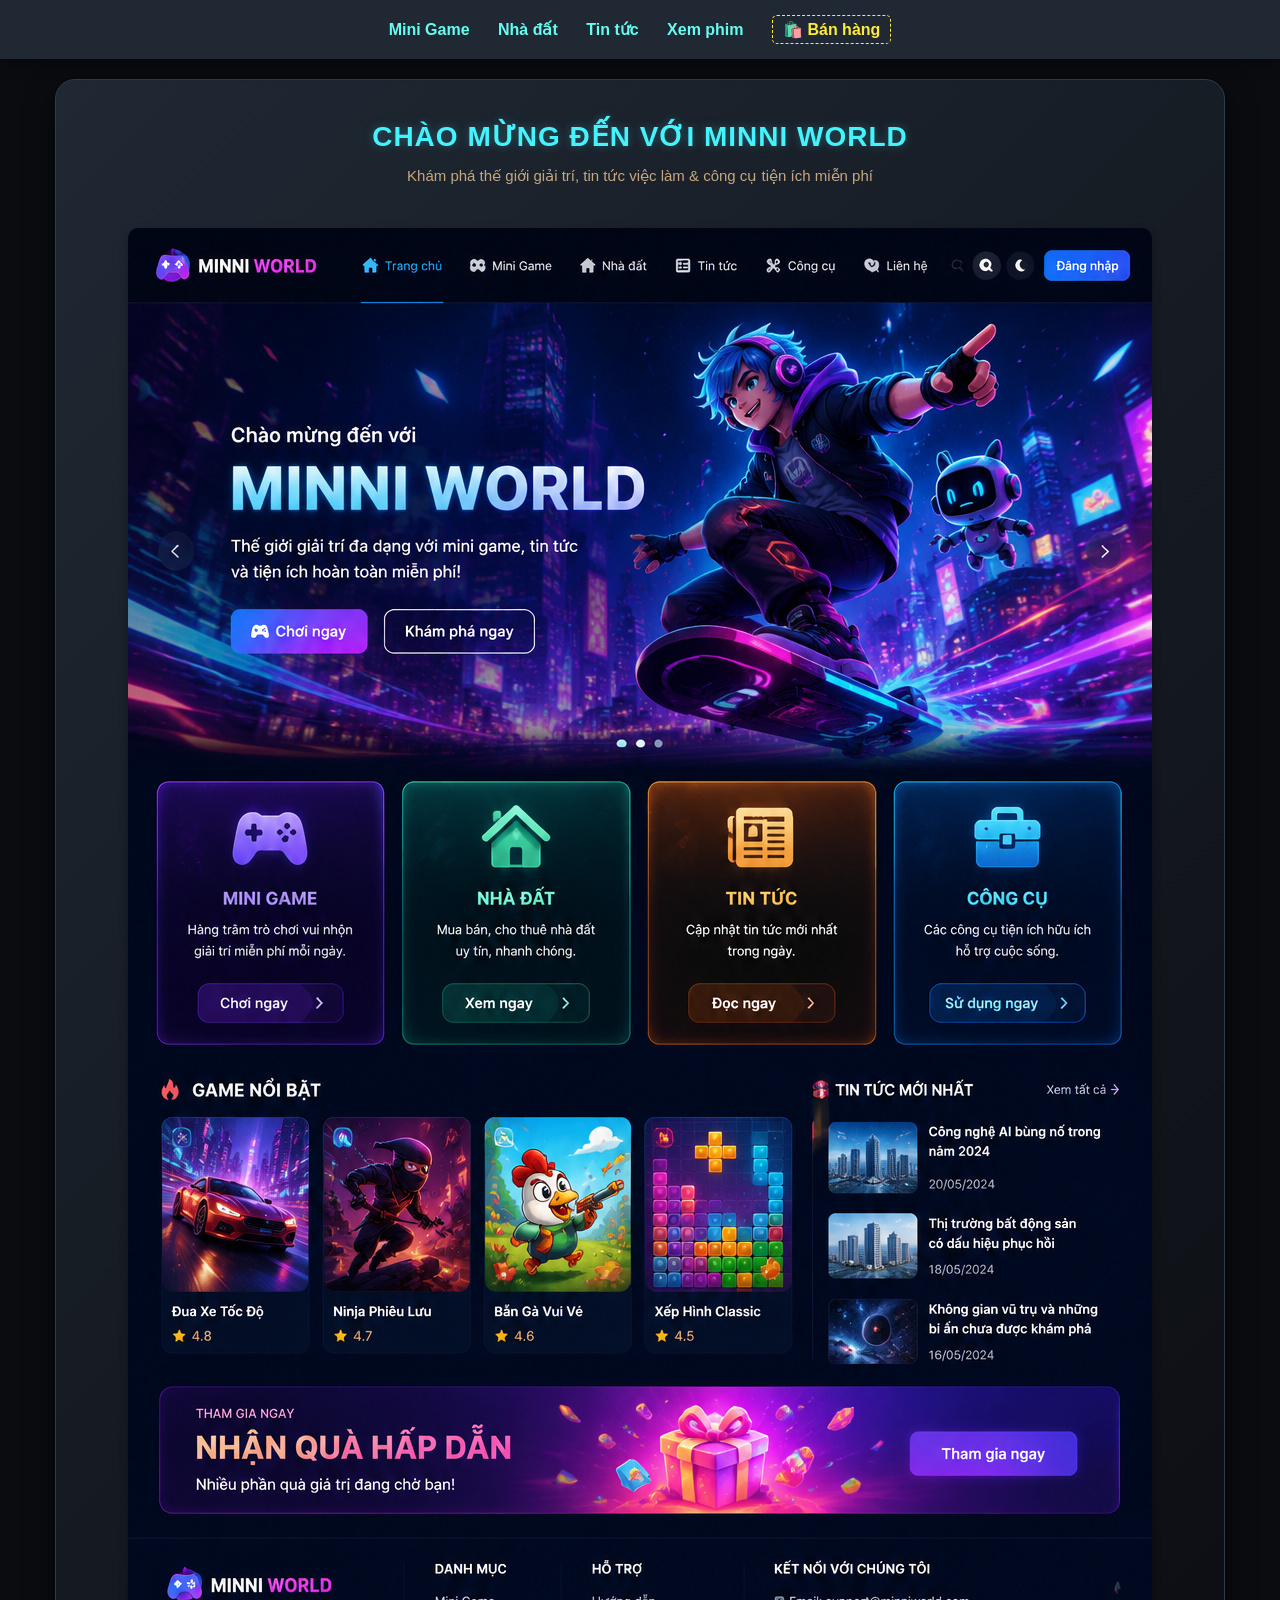
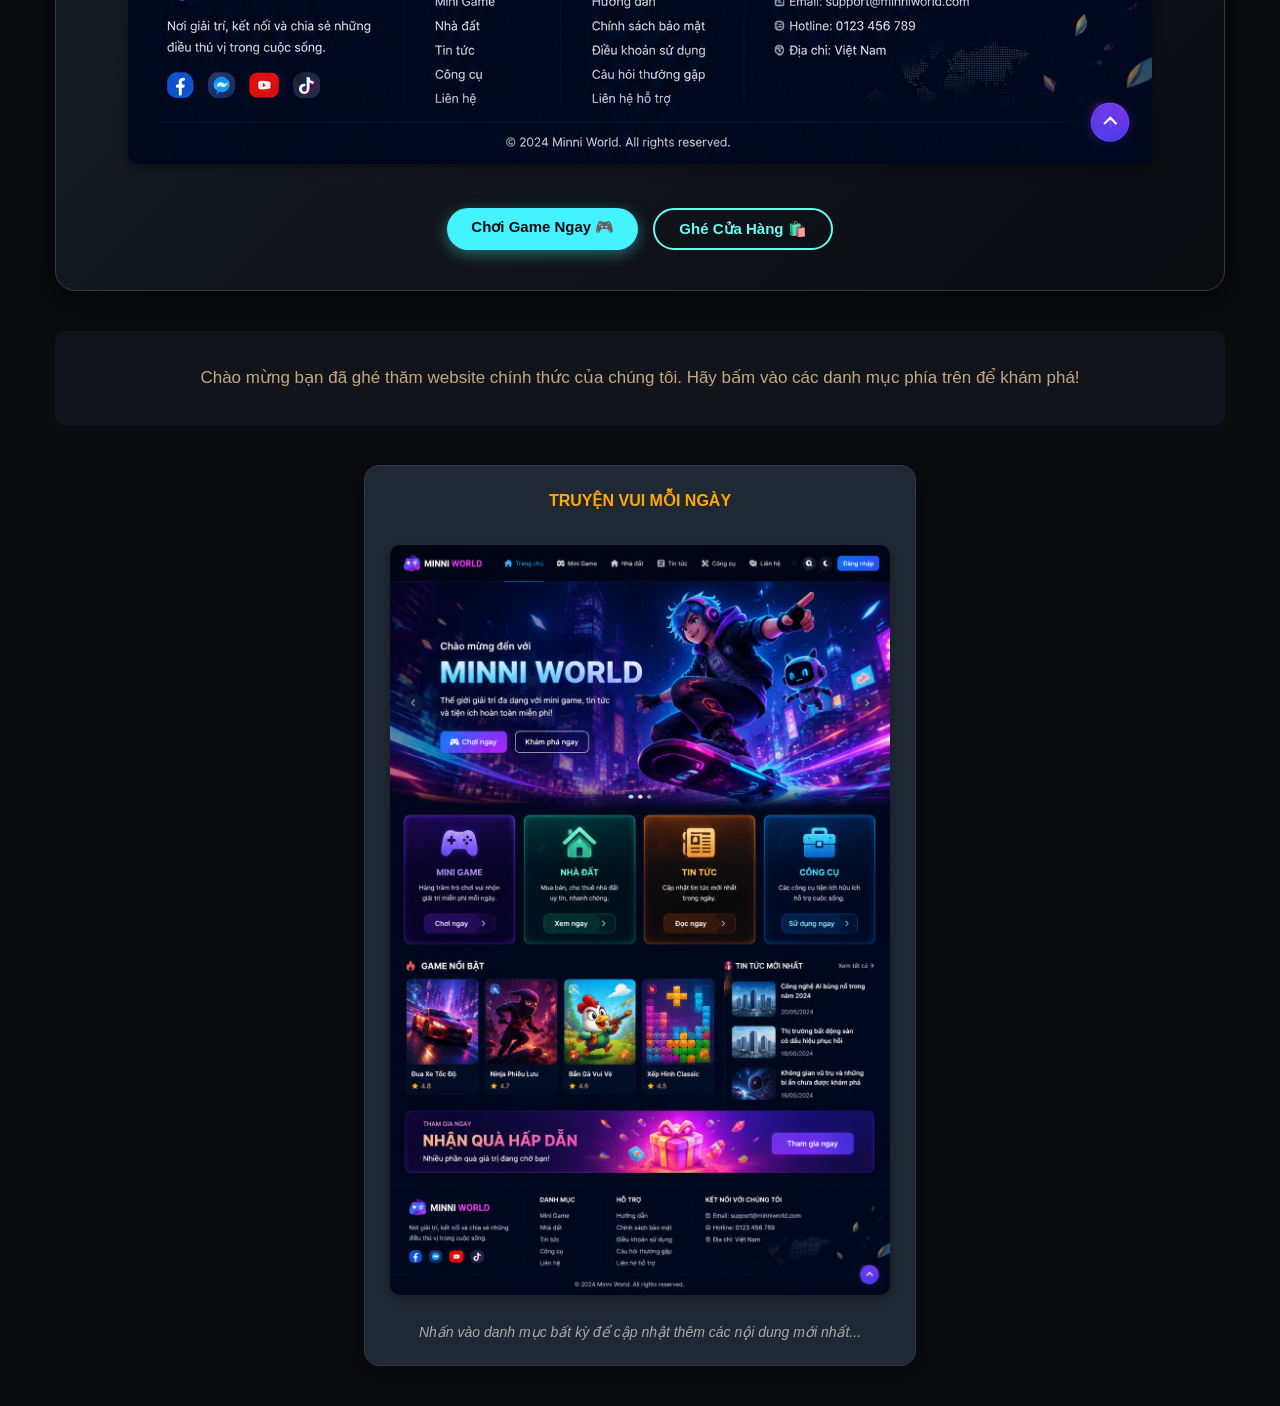
<file: index.html>
<!DOCTYPE html>
<html lang="vi">
<head>
    <meta charset="UTF-8">
    <meta name="viewport" content="width=device-width, initial-scale=1.0, maximum-scale=1.0, user-scalable=no">
    <title>WINNI WORLD - Trang Chủ</title>
    <style>
        body {
            margin: 0; padding: 0; background-color: #0b0c10; color: #eee;
            font-family: 'Segoe UI', Arial, sans-serif;
        }
        nav {
            background-color: #1f2833;
            padding: 15px 10px;
            text-align: center;
            box-shadow: 0 4px 15px rgba(0,0,0,0.4);
            position: sticky;
            top: 0;
            z-index: 1000;
        }
        nav a {
            color: #66fcf1;
            text-decoration: none;
            margin: 0 12px;
            font-weight: bold;
            font-size: 16px;
            transition: all 0.3s ease;
            display: inline-block;
            padding: 5px 0;
        }
        nav a:hover {
            color: #45f3ff;
            transform: translateY(-2px);
        }
        nav a.shop-btn {
            color: #ffeb3b;
            border: 1px dashed #ffeb3b;
            padding: 4px 10px;
            border-radius: 5px;
            animation: pulse 2s infinite;
        }
        @keyframes pulse {
            0% { opacity: 1; }
            50% { opacity: 0.7; }
            100% { opacity: 1; }
        }
        .container { max-width: 1200px; margin: 20px auto; padding: 0 15px; box-sizing: border-box; text-align: center; }
        .banner-card {
            background: linear-gradient(135deg, #1f2833 0%, #0b0c10 100%);
            border: 1px solid #2f3b4c;
            border-radius: 20px;
            overflow: hidden;
            box-shadow: 0 12px 30px rgba(0,0,0,0.6);
            padding: 40px 20px;
            text-align: center;
            margin-bottom: 40px;
        }
        .banner-card h1 {
            font-size: 28px; margin: 0 0 12px 0; color: #45f3ff; letter-spacing: 1px;
            text-shadow: 0 0 10px rgba(69, 243, 255, 0.3);
        }
        .banner-card p { font-size: 15px; color: #c5a880; margin: 0 0 25px 0; line-height: 1.5; }
        .web-image {
            max-width: 100%;
            height: auto;
            border-radius: 10px;
            margin: 15px 0;
            box-shadow: 0 4px 10px rgba(0,0,0,0.3);
        }
        .cta-group { margin-top: 25px; display: flex; justify-content: center; gap: 15px; flex-wrap: wrap; }
        .btn {
            padding: 10px 24px; font-weight: bold; border-radius: 30px; text-decoration: none;
            transition: all 0.3s ease; font-size: 15px;
        }
        .btn-primary { background-color: #45f3ff; color: #0b0c10; box-shadow: 0 4px 15px rgba(69,243,255,0.4); }
        .btn-primary:hover { background-color: #66fcf1; transform: scale(1.05); }
        .btn-secondary { background-color: transparent; color: #66fcf1; border: 2px solid #66fcf1; }
        .btn-secondary:hover { background-color: rgba(102,252,241,0.1); transform: scale(1.05); }
        .welcome-text {
            margin: 40px 0; font-size: 17px; color: #c5a880; line-height: 1.8;
            background: rgba(31, 40, 51, 0.3); padding: 15px; border-radius: 10px;
        }
        .funny-story {
            text-align: center;
            margin: 40px auto;
            padding: 25px;
            max-width: 500px;
            background-color: #1f2833;
            border-radius: 15px;
            box-shadow: 0 8px 25px rgba(0,0,0,0.5);
            border: 1px solid #2f3b4c;
        }
    </style>
</head>
<body>

<nav>
    <a href="./mini-game.html">Mini Game</a>
    <a href="./nhadat.html">Nhà đất</a>
    <a href="./tintuc.html">Tin tức</a>
    <a href="./phim.html">Xem phim</a>
    <a href="./banhang.html" class="shop-btn">🛍️ Bán hàng</a>
</nav>

<div class="container">
    <div class="banner-card">
        <h1>CHÀO MỪNG ĐẾN VỚI MINNI WORLD</h1>
        <p>Khám phá thế giới giải trí, tin tức việc làm & công cụ tiện ích miễn phí</p>
        
        <img src="background.png" alt="Minni World Banner" class="web-image">
        
        <div class="cta-group">
            <a href="./mini-game.html" class="btn btn-primary">Chơi Game Ngay 🎮</a>
            <a href="./banhang.html" class="btn btn-secondary">Ghé Cửa Hàng 🛍️</a>
        </div>
    </div>

    <div class="welcome-text">
        <p>Chào mừng bạn đã ghé thăm website chính thức của chúng tôi. Hãy bấm vào các danh mục phía trên để khám phá!</p>
    </div>

    <div class="funny-story">
        <p style="color: #ffaa00; font-weight: bold; margin-top: 0; margin-bottom: 20px;">TRUYỆN VUI MỖI NGÀY</p>
        <img src="background.png" alt="Truyện vui Con gà khôn hơn cáo" class="web-image">
        <p style="font-size: 14px; color: #aaa; margin: 10px 0 0 0; font-style: italic;">Nhấn vào danh mục bất kỳ để cập nhật thêm các nội dung mới nhất...</p>
    </div>
</div>

</body>
</html>
</file>
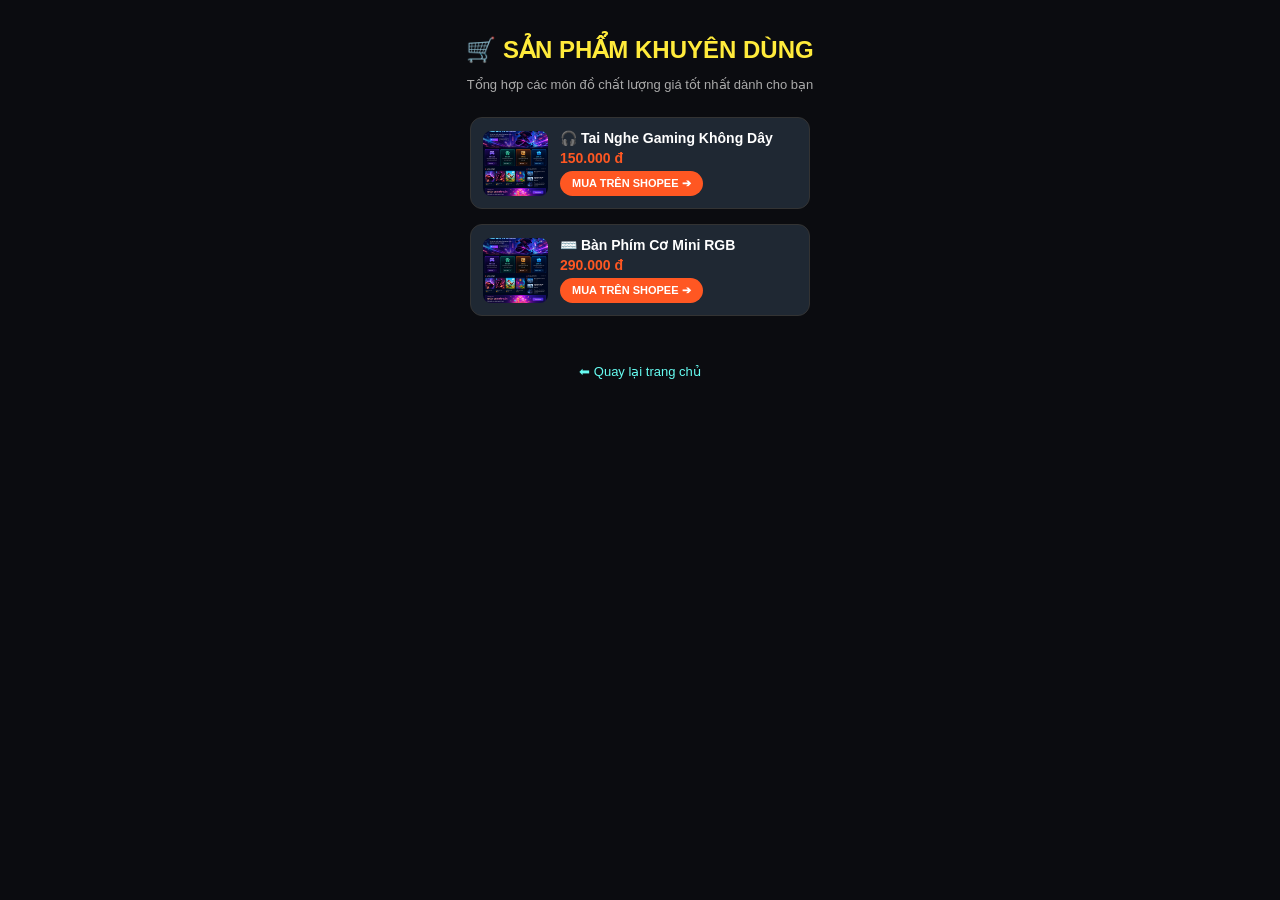
<file: banhang.html>
<!DOCTYPE html>
<html lang="vi">
<head>
<meta charset="UTF-8">
<meta name="viewport" content="width=device-width, initial-scale=1.0, maximum-scale=1.0, user-scalable=no">
<title>Sản Phẩm Gợi Ý - MINNI WORLD</title>
<style>
    body {
        margin: 0; padding: 20px 10px; background-color: #0b0c10; color: #eee;
        font-family: Arial, sans-serif; text-align: center;
    }
    h1 { color: #ffeb3b; font-size: 24px; margin-bottom: 5px; }
    p { color: #aaa; font-size: 13px; margin-bottom: 25px; }
    .product-list { display: flex; flex-direction: column; align-items: center; gap: 15px; }
    
    /* Ô hiển thị sản phẩm hàng ngang tối giản */
    .product-item {
        width: 100%; max-width: 340px; padding: 12px;
        background-color: #1f2833; border: 1px solid #333; border-radius: 12px;
        display: flex; align-items: center; text-align: left; box-sizing: border-box;
    }
    .prod-img {
        width: 65px; height: 65px; object-fit: cover; border-radius: 8px;
        margin-right: 12px; background-color: #0b0c10; flex-shrink: 0;
    }
    .prod-info { flex-grow: 1; }
    .prod-info h3 { margin: 0 0 4px 0; font-size: 14px; color: white; }
    .prod-info .price { color: #ff5722; font-weight: bold; font-size: 14px; margin-bottom: 5px; }
    
    .btn-buy {
        display: inline-block; padding: 6px 12px; background-color: #ff5722;
        color: white; font-size: 11px; font-weight: bold; text-decoration: none;
        border-radius: 15px; text-align: center;
    }
    .btn-buy:active { background-color: #e64a19; }
    .btn-back { display: inline-block; margin-top: 30px; color: #66fcf1; text-decoration: none; font-size: 13px; }
</style>
</head>
<body>

    <h1>🛒 SẢN PHẨM KHUYÊN DÙNG</h1>
    <p>Tổng hợp các món đồ chất lượng giá tốt nhất dành cho bạn</p>

    <div class="product-list">
        
        <!-- Sản phẩm 1 -->
        <div class="product-item">
            <img src="background.png" class="prod-img" alt="Tai nghe">
            <div class="prod-info">
                <h3>🎧 Tai Nghe Gaming Không Dây</h3>
                <div class="price">150.000 đ</div>
                <!-- Thay link shopee/lazada chứa mã tiếp thị của bạn vào href -->
                <a href="https://shopee.vn" target="_blank" class="btn-buy">MUA TRÊN SHOPEE ➔</a>
            </div>
        </div>

        <!-- Sản phẩm 2 -->
        <div class="product-item">
            <img src="background.png" class="prod-img" alt="Bàn phím">
            <div class="prod-info">
                <h3>⌨️ Bàn Phím Cơ Mini RGB</h3>
                <div class="price">290.000 đ</div>
                <a href="https://shopee.vn" target="_blank" class="btn-buy">MUA TRÊN SHOPEE ➔</a>
            </div>
        </div>

    </div>

    <br>
    <a href="index.html" class="btn-back">⬅ Quay lại trang chủ</a>

</body>
</html>
</file>
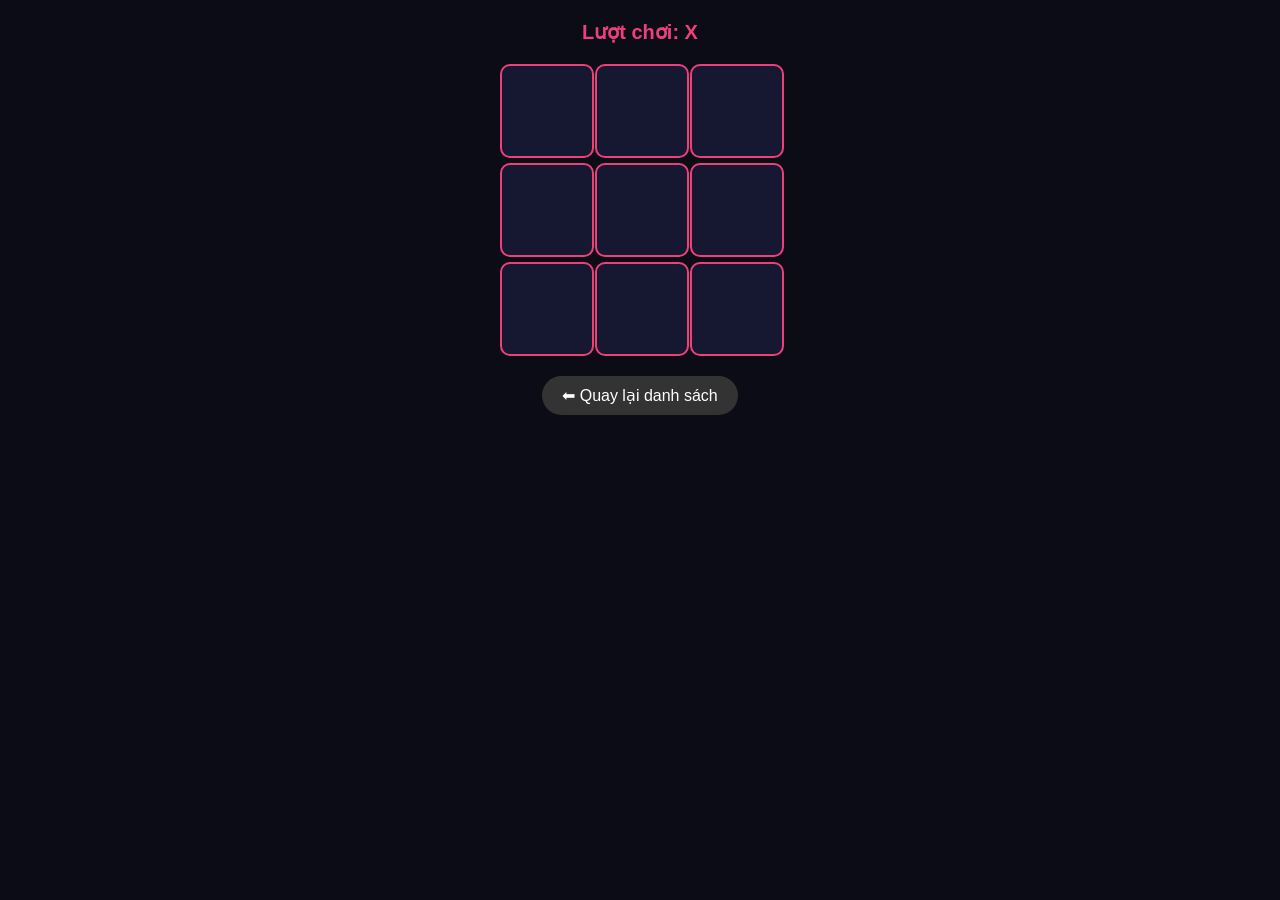
<file: caro.html>
<!DOCTYPE html>
<html lang="vi">
<head>
    <meta charset="UTF-8">
    <meta name="viewport" content="width=device-width, initial-scale=1.0, maximum-scale=1.0, user-scalable=no">
    <title>Cờ Caro Kinh Điển</title>
    <style>
        body { margin: 0; background-color: #0b0c16; color: white; font-family: Arial, sans-serif; text-align: center; }
        .status { font-size: 20px; color: #ec407a; margin: 20px; font-weight: bold; }
        .board { display: grid; grid-template-columns: repeat(3, 90px); gap: 5px; justify-content: center; margin: 20px auto; }
        .cell { width: 90px; height: 90px; background-color: #161730; border: 2px solid #ec407a; border-radius: 10px; font-size: 36px; font-weight: bold; display: flex; align-items: center; justify-content: center; cursor: pointer; }
        .btn-back { display: inline-block; padding: 10px 20px; background-color: #333; color: white; text-decoration: none; border-radius: 20px; }
    </style>
</head>
<body>
    <div class="status" id="status">Lượt chơi: X</div>
    <div class="board" id="board"></div>
    <a href="mini-game.html" class="btn-back">⬅ Quay lại danh sách</a>

    <script>
        const boardElement = document.getElementById("board");
        const statusElement = document.getElementById("status");
        let board = ["", "", "", "", "", "", "", "", ""];
        let currentPlayer = "X";

        function checkWin() {
            const winPatterns = [[0,1,2], [3,4,5], [6,7,8], [0,3,6], [1,4,7], [2,5,8], [0,4,8], [2,4,6]];
            return winPatterns.some(pattern => pattern.every(index => board[index] === currentPlayer));
        }

        function makeMove(index, cell) {
            if (board[index] !== "" || statusElement.innerText.includes("Thắng")) return;
            board[index] = currentPlayer;
            cell.innerText = currentPlayer;
            cell.style.color = currentPlayer === "X" ? "#29b6f6" : "#ff1744";
            
            if (checkWin()) {
                statusElement.innerText = `Người chơi ${currentPlayer} CHIẾN THẮNG! 🎉`;
                return;
            }
            if (!board.includes("")) { statusElement.innerText = "Trận đấu HÒA! 🤝"; return; }
            
            currentPlayer = currentPlayer === "X" ? "O" : "X";
            statusElement.innerText = `Lượt chơi: ${currentPlayer}`;
        }

        for (let i = 0; i < 9; i++) {
            const cell = document.createElement("div");
            cell.classList.add("cell");
            cell.addEventListener("click", () => makeMove(i, cell));
            boardElement.appendChild(cell);
        }
    </script>
</body>
</html>
</file>
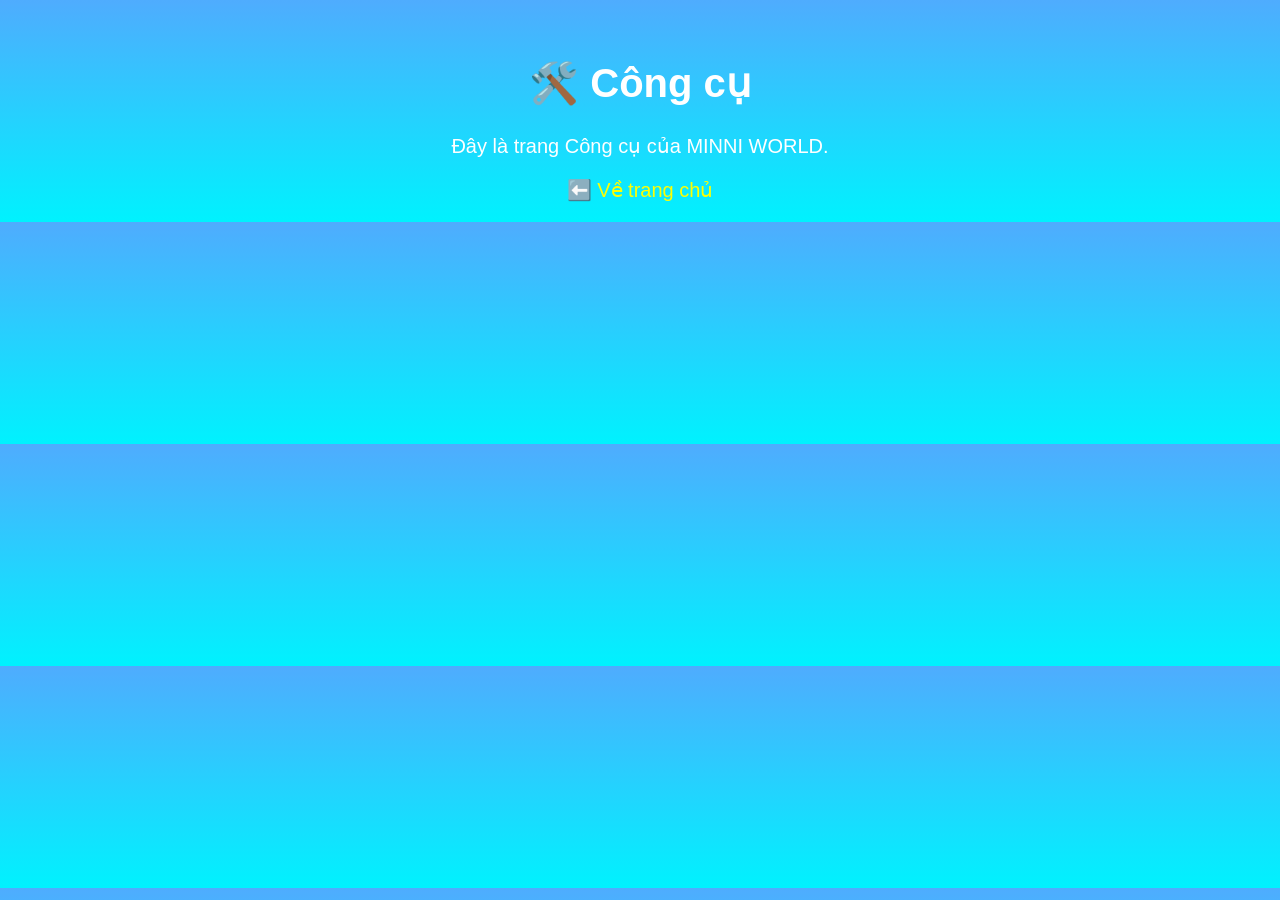
<file: congcu.html>
<!DOCTYPE html>
<html lang="vi">
<head>
    <meta charset="UTF-8">
    <title>Công cụ</title>
    <link rel="stylesheet" href="style.css">
</head>
<body>

<h1>🛠️ Công cụ</h1>

<p>Đây là trang Công cụ của MINNI WORLD.</p>

<p><a href="index.html">⬅️ Về trang chủ</a></p>

</body>
</html>
</file>
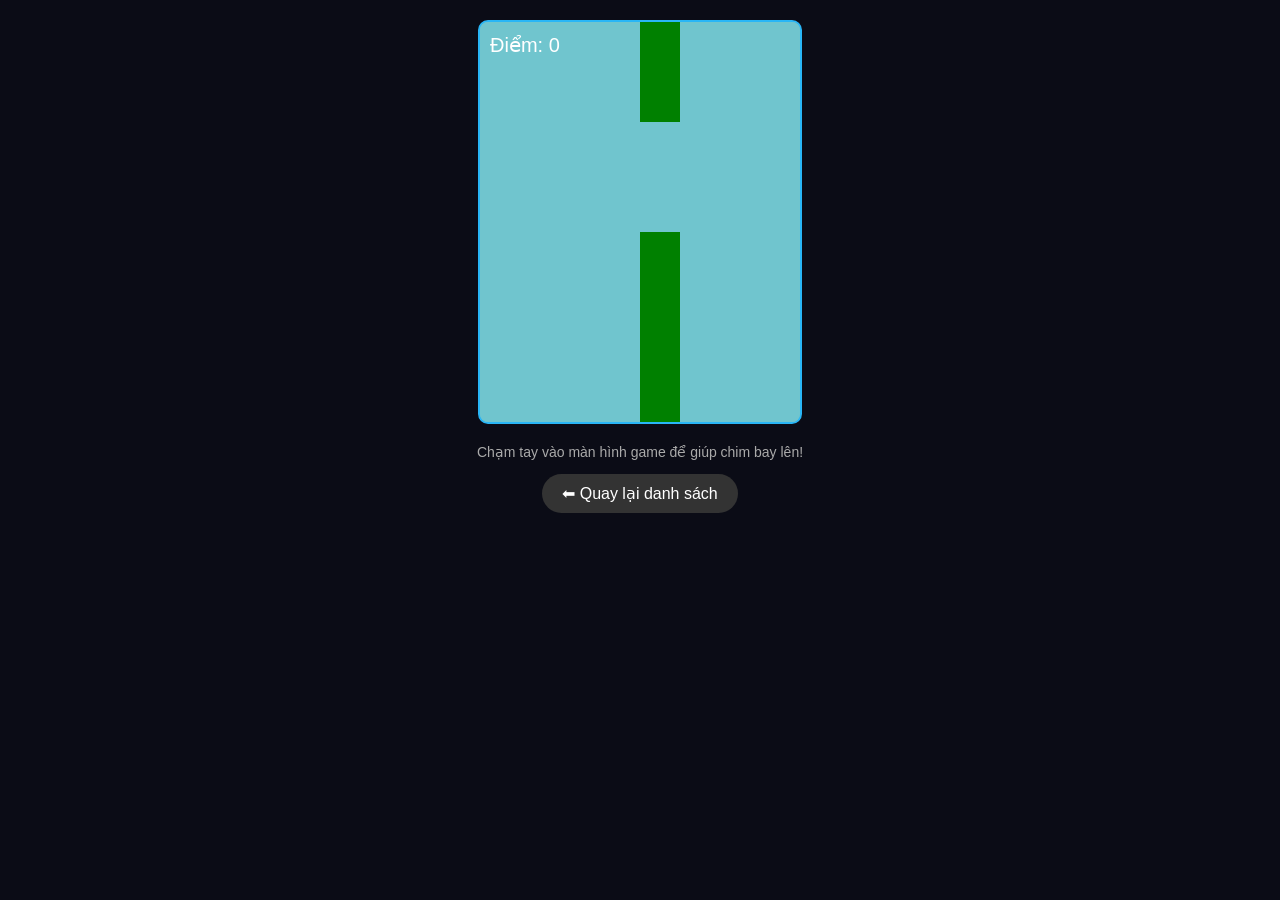
<file: flappybird.html>
<!DOCTYPE html>
<html lang="vi">
<head>
    <meta charset="UTF-8">
    <meta name="viewport" content="width=device-width, initial-scale=1.0, maximum-scale=1.0, user-scalable=no">
    <title>Flappy Bird</title>
    <style>
        body { margin: 0; background-color: #0b0c16; color: white; font-family: Arial, sans-serif; text-align: center; }
        canvas { background-color: #70c5ce; display: block; margin: 20px auto; border: 2px solid #29b6f6; border-radius: 10px; }
        .btn-back { display: inline-block; padding: 10px 20px; background-color: #333; color: white; text-decoration: none; border-radius: 20px; }
        p { font-size: 14px; color: #aaa; }
    </style>
</head>
<body>
    <canvas id="birdCanvas" width="320" height="400"></canvas>
    <p>Chạm tay vào màn hình game để giúp chim bay lên!</p>
    <a href="mini-game.html" class="btn-back">⬅ Quay lại danh sách</a>

    <script>
        const canvas = document.getElementById("birdCanvas");
        const ctx = canvas.getContext("2d");
        let birdY = 200, velocity = 0, gravity = 0.4, score = 0;
        let pipes = [{ x: 320, top: 100, bottom: 220 }];

        canvas.addEventListener("click", () => velocity = -6);

        function draw() {
            ctx.fillStyle = "#70c5ce"; ctx.fillRect(0, 0, canvas.width, canvas.height);
            ctx.fillStyle = "yellow"; ctx.fillRect(50, birdY, 20, 20); // Vẽ chim

            velocity += gravity; birdY += velocity;

            for (let i = 0; i < pipes.length; i++) {
                ctx.fillStyle = "green";
                ctx.fillRect(pipes[i].x, 0, 40, pipes[i].top);
                ctx.fillRect(pipes[i].x, pipes[i].bottom, 40, canvas.height - pipes[i].bottom);
                pipes[i].x -= 2;

                if (pipes[i].x === 120) pipes.push({ x: 320, top: Math.random() * 150 + 50, bottom: 0 });
                pipes[i].bottom = pipes[i].top + 110; // Khoảng trống giữa 2 ống

                // Kiểm tra va chạm
                if ((pipes[i].x < 70 && pipes[i].x > 10) && (birdY < pipes[i].top || birdY > pipes[i].bottom - 20) || birdY > canvas.height) {
                    alert("Thua rồi! Điểm: " + score); location.reload();
                }
                if (pipes[i].x === 50) score++;
            }
            if (pipes[0].x < -40) pipes.shift();
            ctx.fillStyle = "white"; ctx.font = "20px Arial"; ctx.fillText("Điểm: " + score, 10, 30);
            requestAnimationFrame(draw);
        }
        draw();
    </script>
</body>
</html>
</file>
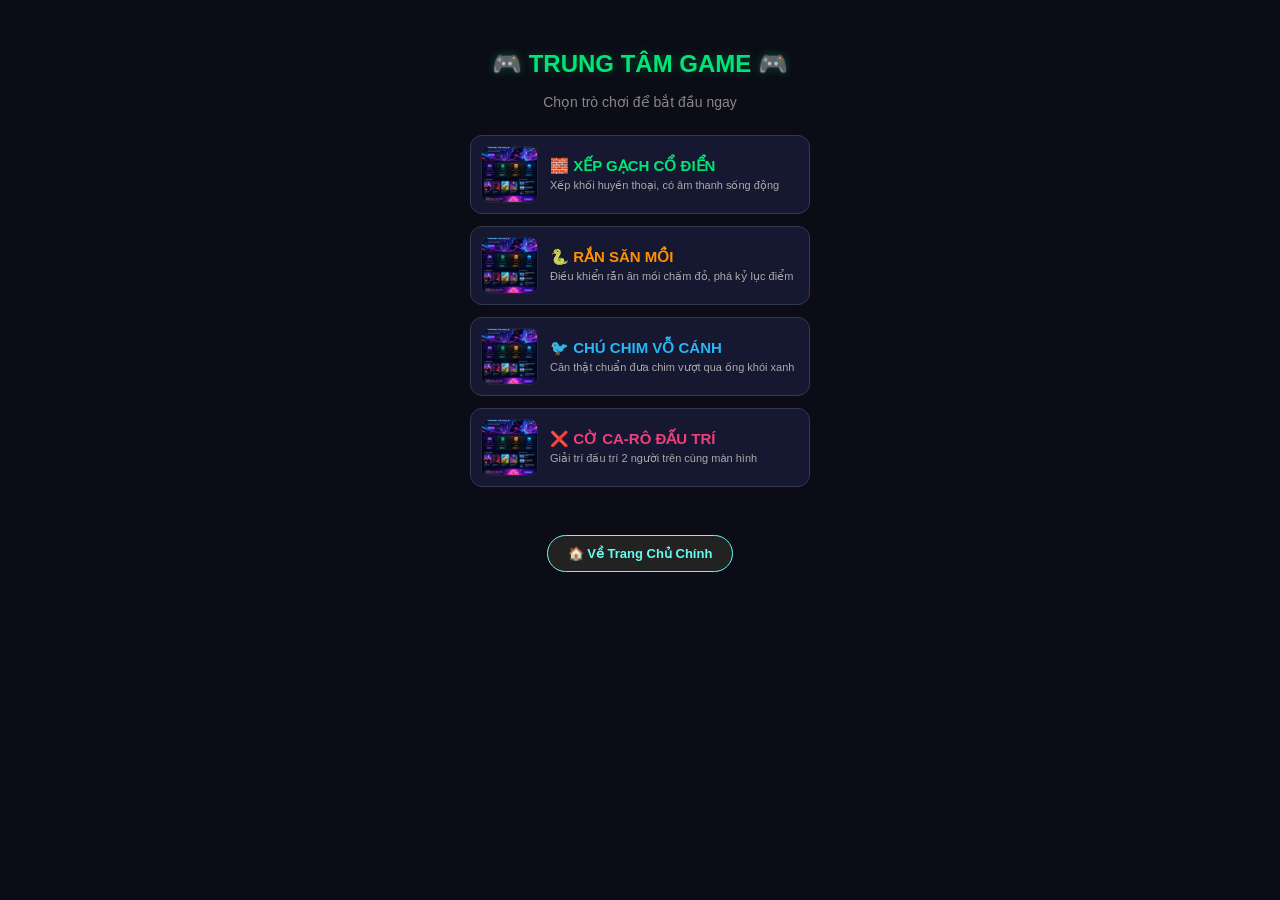
<file: mini-game.html>
<!DOCTYPE html>
<html lang="vi">
<head>
<meta charset="UTF-8">
<meta name="viewport" content="width=device-width, initial-scale=1.0, maximum-scale=1.0, user-scalable=no">
<title>Trung Tâm Game - MINNI WORLD</title>
<style>
    body {
        margin: 0; padding: 20px 10px 40px 10px; background-color: #0b0c16; color: white;
        font-family: Arial, sans-serif; text-align: center; box-sizing: border-box;
    }
    h1 { margin-top: 30px; color: #00e676; font-size: 24px; text-shadow: 0 0 10px rgba(0, 230, 118, 0.3); }
    p { color: #888; font-size: 14px; margin-bottom: 25px; }
    
    .menu-container {
        display: flex; flex-direction: column; align-items: center; gap: 12px;
    }
    
    /* Giao diện hàng ngang tối giản */
    .btn-select {
        width: 100%; max-width: 340px; padding: 10px; 
        background-color: #161730; border: 1px solid #2f3b4c;
        border-radius: 12px; text-decoration: none; color: white; 
        display: flex; align-items: center; text-align: left; box-sizing: border-box;
        transition: all 0.2s ease;
    }
    
    .btn-select:hover, .btn-select:active {
        background-color: #1f2244;
        transform: scale(1.02);
    }
    
    /* Ảnh thu nhỏ dạng vuông nằm bên trái */
    .game-thumb {
        width: 55px; height: 55px; object-fit: cover;
        border-radius: 8px; margin-right: 12px; flex-shrink: 0;
        border: 1px solid rgba(255,255,255,0.1); background-color: #0b0c16;
    }
    
    .game-info { flex-grow: 1; }
    .game-info h2 { margin: 0 0 3px 0; font-size: 15px; font-weight: bold; }
    .game-info span { font-size: 11px; color: #aaa; display: block; line-height: 1.3; }
    
    /* Màu chữ tiêu đề riêng biệt để tạo điểm nhấn gọn gàng */
    .t1 { color: #00e676; }
    .t2 { color: #ff9100; }
    .t3 { color: #29b6f6; }
    .t4 { color: #ec407a; }

    .btn-back { display: inline-block; margin-top: 30px; padding: 10px 20px; background-color: #222; color: #66fcf1; border: 1px solid #66fcf1; text-decoration: none; border-radius: 25px; font-weight: bold; font-size: 13px; }
</style>
</head>
<body>

    <h1>🎮 TRUNG TÂM GAME 🎮</h1>
    <p>Chọn trò chơi để bắt đầu ngay</p>

    <div class="menu-container">
        
        <!-- Game 1: Xếp gạch -->
        <a href="xepgach.html" class="btn-select">
            <img src="background.png" alt="Game Xếp Gạch" class="game-thumb">
            <div class="game-info">
                <h2 class="t1">🧱 XẾP GẠCH CỔ ĐIỂN</h2>
                <span>Xếp khối huyền thoại, có âm thanh sống động</span>
            </div>
        </a>

        <!-- Game 2: Rắn săn mồi -->
        <a href="ransanmoi.html" class="btn-select">
            <img src="background.png" alt="Rắn Săn Mồi" class="game-thumb">
            <div class="game-info">
                <h2 class="t2">🐍 RẮN SĂN MỒI</h2>
                <span>Điều khiển rắn ăn mồi chấm đỏ, phá kỷ lục điểm</span>
            </div>
        </a>

        <!-- Game 3: Flappy Bird -->
        <a href="flappybird.html" class="btn-select">
            <img src="background.png" alt="Flappy Bird" class="game-thumb">
            <div class="game-info">
                <h2 class="t3">🐦 CHÚ CHIM VỖ CÁNH</h2>
                <span>Căn thật chuẩn đưa chim vượt qua ống khói xanh</span>
            </div>
        </a>

        <!-- Game 4: Cờ Caro -->
        <a href="caro.html" class="btn-select">
            <img src="background.png" alt="Cờ Caro" class="game-thumb">
            <div class="game-info">
                <h2 class="t4">❌ CỜ CA-RÔ ĐẤU TRÍ</h2>
                <span>Giải trí đấu trí 2 người trên cùng màn hình</span>
            </div>
        </a>

    </div>

    <br>
    <a href="index.html" class="btn-back">🏠 Về Trang Chủ Chính</a>

</body>
</html>
</file>
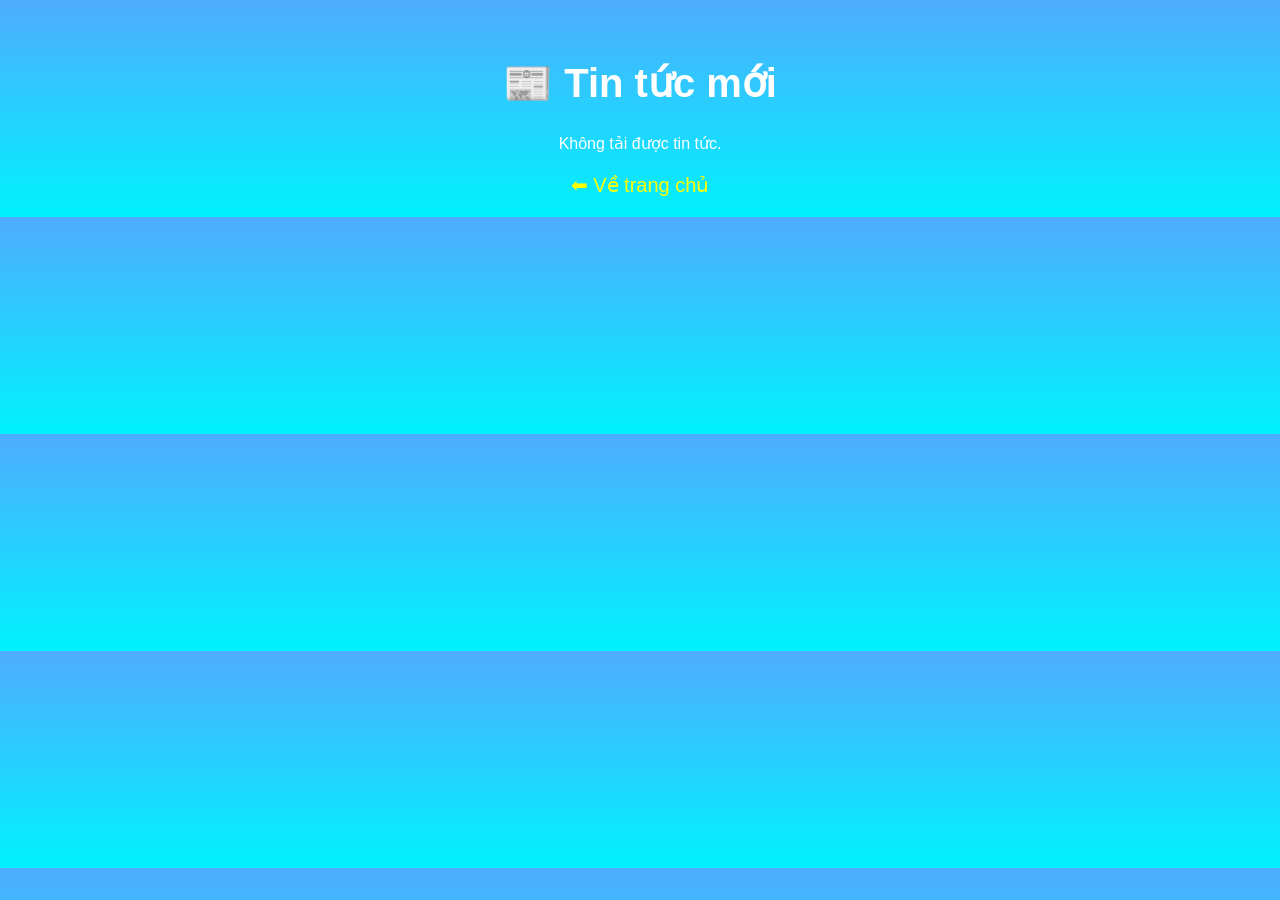
<file: Tintuc.html>
<!DOCTYPE html>
<html lang="vi">
<head>
<meta charset="UTF-8">
<title>Tin tức</title>
<link rel="stylesheet" href="style.css">
</head>
<body>

<h1>📰 Tin tức mới</h1>

<div id="news">Đang tải...</div>

<p><a href="index.html">⬅ Về trang chủ</a></p>

<script>
const RSS =
"https://api.allorigins.win/raw?url=" +
encodeURIComponent("https://vnexpress.net/rss/tin-moi-nhat.rss");

fetch(RSS)
.then(r => r.text())
.then(str => new window.DOMParser().parseFromString(str,"text/xml"))
.then(data => {

    const items = data.querySelectorAll("item");
    const news = document.getElementById("news");

    news.innerHTML = "";

    items.forEach((item,index)=>{
        if(index>=10) return;

        const title = item.querySelector("title").textContent;
        const link = item.querySelector("link").textContent;
        const desc = item.querySelector("description").textContent
            .replace(/<[^>]+>/g,"")
            .substring(0,150);

        news.innerHTML += `
        <div style="margin-bottom:20px;border-bottom:1px solid #ccc;padding-bottom:10px">
            <h3>${title}</h3>
            <p>${desc}...</p>
            <a href="${link}" target="_blank">Đọc tiếp</a>
        </div>`;
    });

})
.catch(err=>{
    document.getElementById("news").innerHTML =
    "Không tải được tin tức.";
});
</script>

</body>
</html>
</file>
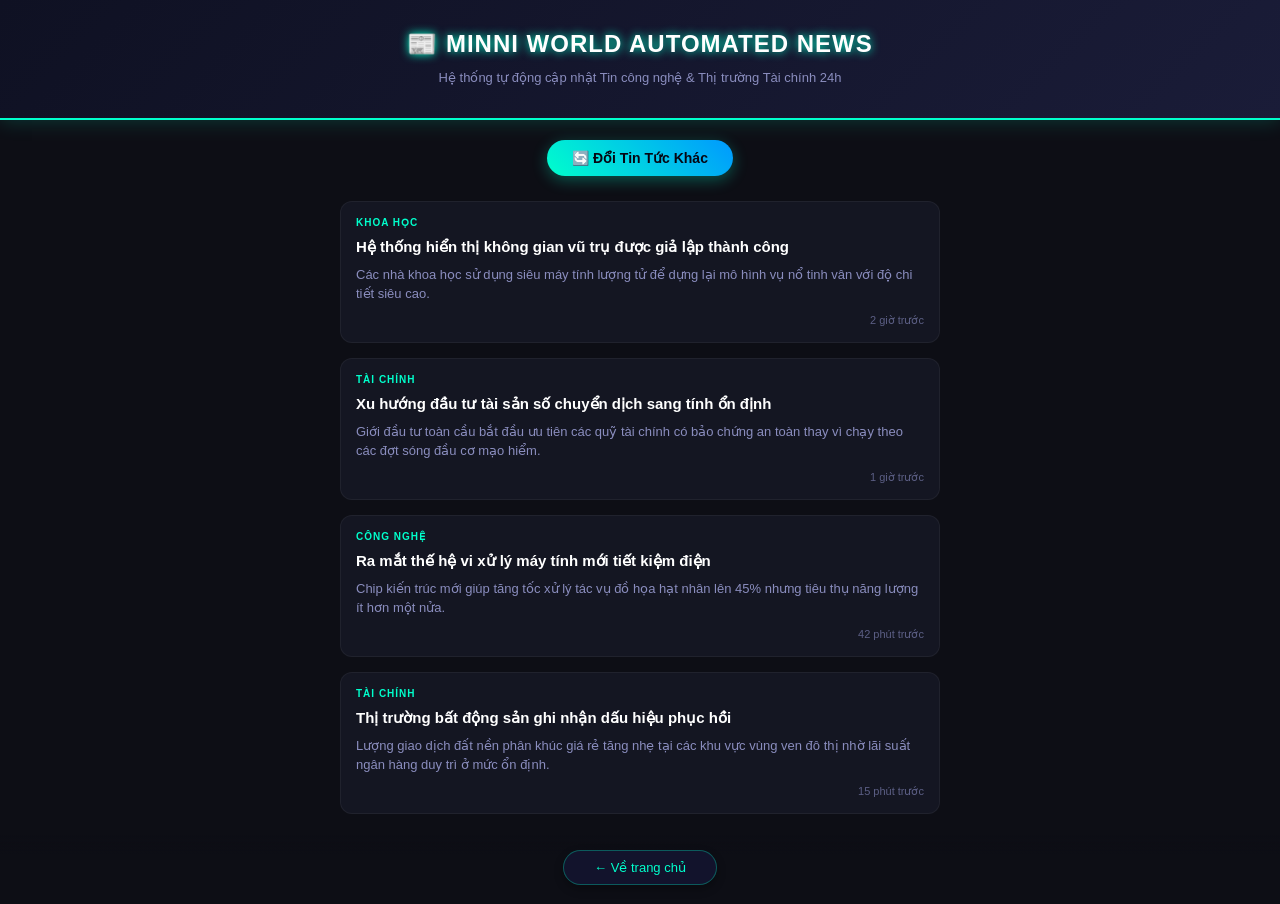
<file: tintuc.html>
<!DOCTYPE html>
<html lang="vi">
<head>
    <meta charset="UTF-8">
    <meta name="viewport" content="width=device-width, initial-scale=1.0, maximum-scale=1.0, user-scalable=no">
    <title>Minni World Automated News</title>
    <style>
        html, body { margin: 0; padding: 0; width: 100%; height: 100%; background-color: #0d0e15; color: white; font-family: 'Segoe UI', Arial, sans-serif; }
        
        /* HEADER ĐỒNG BỘ PHONG CÁCH NEON */
        .header-news { background: linear-gradient(135deg, #0f1123, #1a1c38); padding: 30px 20px; text-align: center; border-bottom: 2px solid #00ffcc; box-shadow: 0 0 20px rgba(0, 255, 204, 0.2); }
        .header-news h1 { font-size: 24px; margin: 0 0 10px 0; color: #fff; text-shadow: 0 0 10px #00ffcc; font-weight: 800; letter-spacing: 1px; }
        .header-news p { font-size: 13px; margin: 0; color: #8a8dbe; line-height: 1.5; }

        .container { padding: 20px; max-width: 600px; margin: 0 auto; padding-bottom: 90px; }

        /* NÚT ĐỔI TIN TỨC */
        .btn-action-container { text-align: center; margin-bottom: 25px; }
        .btn-refresh { padding: 10px 25px; background: linear-gradient(45deg, #00ffcc, #0099ff); border: none; color: #060713; font-size: 14px; font-weight: bold; border-radius: 25px; cursor: pointer; box-shadow: 0 4px 15px rgba(0,255,204,0.3); transition: 0.2s; }
        .btn-refresh:hover { transform: scale(1.03); box-shadow: 0 0 20px #00ffcc; }

        /* DANH SÁCH BÀI VIẾT (FIX LỖI HIỂN THỊ) */
        .news-list { display: flex; flex-direction: column; gap: 15px; }
        
        .news-card { background-color: #141622; border-radius: 12px; padding: 15px; border: 1px solid rgba(255,255,255,0.05); text-decoration: none; color: inherit; transition: 0.2s; display: block; }
        .news-card:hover { transform: translateY(-2px); border-color: #00ffcc; box-shadow: 0 4px 15px rgba(0, 255, 204, 0.1); }
        
        .news-tag { font-size: 10px; font-weight: bold; color: #00ffcc; text-transform: uppercase; margin-bottom: 8px; letter-spacing: 1px; }
        .news-title { font-size: 15px; font-weight: bold; line-height: 1.4; margin-bottom: 8px; color: #fff; }
        .news-desc { font-size: 13px; color: #8a8dbe; line-height: 1.5; margin-bottom: 10px; display: -webkit-box; -webkit-line-clamp: 2; -webkit-box-orient: vertical; overflow: hidden; }
        .news-time { font-size: 11px; color: #5c5f85; text-align: right; }

        /* NÚT QUAY LẠI TRANG CHỦ */
        .btn-back-container { position: fixed; bottom: 0; left: 0; width: 100%; padding: 15px 0; background: linear-gradient(to top, #0d0e15 70%, transparent); text-align: center; z-index: 10; }
        .btn-back { display: inline-block; padding: 9px 30px; background-color: rgba(20, 22, 50, 0.8); border: 1px solid rgba(0, 255, 204, 0.3); color: #00ffcc; text-decoration: none; border-radius: 20px; font-size: 13px; backdrop-filter: blur(5px); box-shadow: 0 4px 10px rgba(0,0,0,0.3); transition: 0.2s; }
        .btn-back:hover { background: #00ffcc; color: #060713; box-shadow: 0 0 15px #00ffcc; }
    </style>
</head>
<body>

    <div class="header-news">
        <h1>📰 MINNI WORLD AUTOMATED NEWS</h1>
        <p>Hệ thống tự động cập nhật Tin công nghệ & Thị trường Tài chính 24h</p>
    </div>

    <div class="container">
        <div class="btn-action-container">
            <button class="btn-refresh" onclick="loadAutomatedNews()">🔄 Đổi Tin Tức Khác</button>
        </div>
        
        <!-- Khu vực hiển thị tin tức đã sửa lỗi -->
        <div class="news-list" id="newsContent">
            <!-- JavaScript sẽ tự động chèn các thẻ bài viết vào đây -->
        </div>
    </div>

    <div class="btn-back-container">
        <a href="index.html" class="btn-back">← Về trang chủ</a>
    </div>

    <script>
        // Kho dữ liệu tin tức tự động dự phòng (Tránh lỗi API bị sập hoặc trống trang)
        const backupNewsData = [
            { title: "Kỷ nguyên AI bùng nổ mạnh mẽ trong năm nay", desc: "Các mô hình ngôn ngữ lớn liên tục tối ưu hóa hiệu năng, giúp tự động hóa 70% công việc lập trình và thiết kế giao diện web cơ bản.", tag: "CÔNG NGHỆ", time: "Vừa xong" },
            { title: "Thị trường bất động sản ghi nhận dấu hiệu phục hồi", desc: "Lượng giao dịch đất nền phân khúc giá rẻ tăng nhẹ tại các khu vực vùng ven đô thị nhờ lãi suất ngân hàng duy trì ở mức ổn định.", tag: "TÀI CHÍNH", time: "15 phút trước" },
            { title: "Ra mắt thế hệ vi xử lý máy tính mới tiết kiệm điện", desc: "Chip kiến trúc mới giúp tăng tốc xử lý tác vụ đồ họa hạt nhân lên 45% nhưng tiêu thụ năng lượng ít hơn một nửa.", tag: "CÔNG NGHỆ", time: "42 phút trước" },
            { title: "Xu hướng đầu tư tài sản số chuyển dịch sang tính ổn định", desc: "Giới đầu tư toàn cầu bắt đầu ưu tiên các quỹ tài chính có bảo chứng an toàn thay vì chạy theo các đợt sóng đầu cơ mạo hiểm.", tag: "TÀI CHÍNH", time: "1 giờ trước" },
            { title: "Hệ thống hiển thị không gian vũ trụ được giả lập thành công", desc: "Các nhà khoa học sử dụng siêu máy tính lượng tử để dựng lại mô hình vụ nổ tinh vân với độ chi tiết siêu cao.", tag: "KHOA HỌC", time: "2 giờ trước" },
            { title: "Ứng dụng công nghệ blockchain vào quản lý chuỗi cung ứng", desc: "Giải pháp giúp minh bạch hóa 100% nguồn gốc xuất xứ hàng hóa, giảm thiểu chi phí vận hành kho bãi cho doanh nghiệp.", tag: "CÔNG NGHỆ", time: "3 giờ trước" }
        ];

        function loadAutomatedNews() {
            const container = document.getElementById("newsContent");
            container.innerHTML = ""; // Xóa nội dung cũ trước khi nạp tin mới

            // Trộn ngẫu nhiên mảng tin tức để tạo hiệu ứng "Đổi tin tức khác"
            const shuffledNews = [...backupNewsData].sort(() => 0.5 - Math.random());
            
            // Lấy ngẫu nhiên 3-4 bài viết để hiển thị mỗi lần bấm nút
            const selectedNews = shuffledNews.slice(0, 4);

            selectedNews.forEach(item => {
                const card = document.createElement("a");
                card.href = "#"; // Bạn có thể cấu hình link chi tiết bài viết tại đây
                card.className = "news-card";
                
                card.innerHTML = `
                    <div class="news-tag">${item.tag}</div>
                    <div class="news-title">${item.title}</div>
                    <div class="news-desc">${item.desc}</div>
                    <div class="news-time">${item.time}</div>
                `;
                
                container.appendChild(card);
            });
        }

        // Tự động chạy lần đầu tiên khi người dùng vừa truy cập vào trang web
        window.onload = loadAutomatedNews;
    </script>
</body>
</html>
</file>
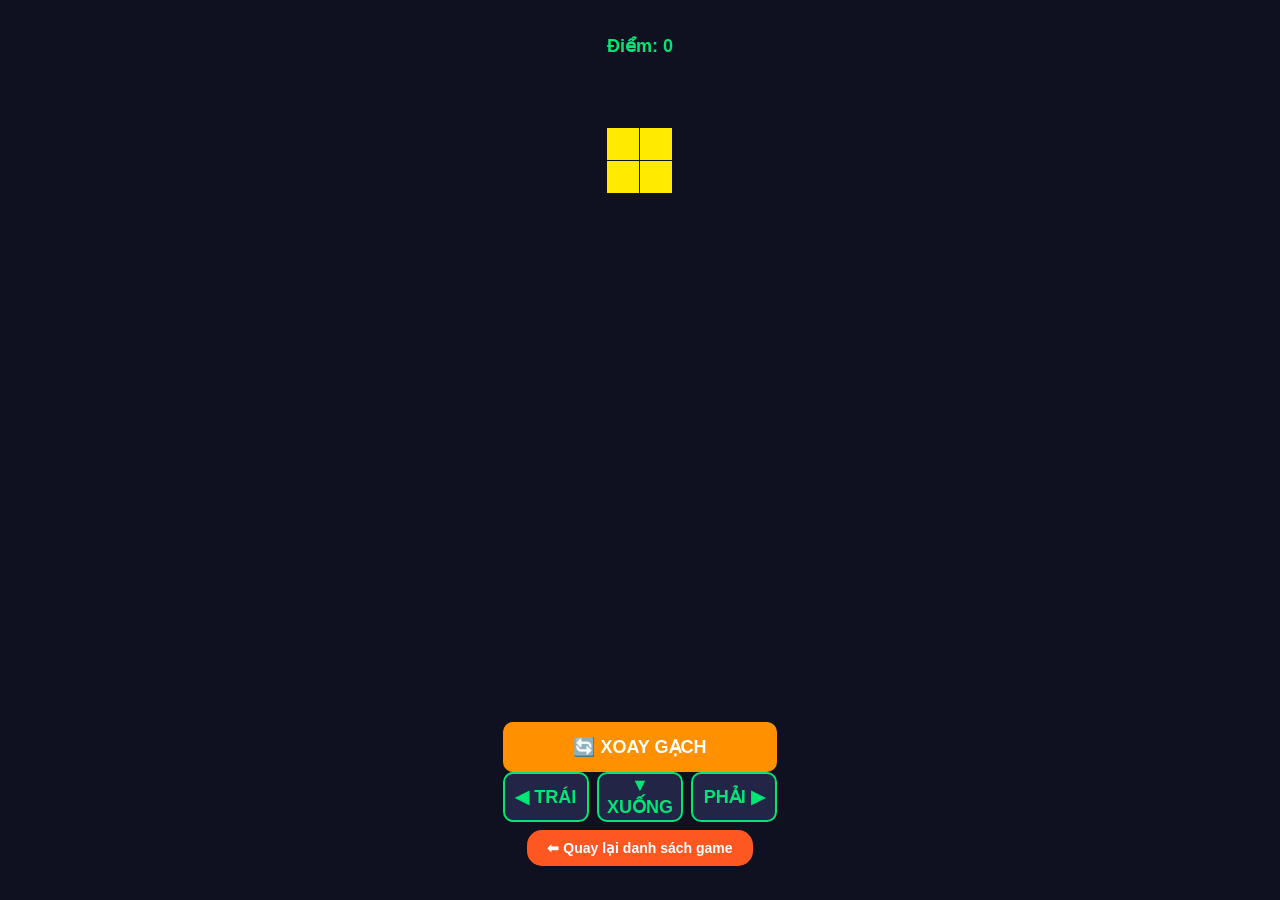
<file: xepgach.html>
<!DOCTYPE html>
<html lang="vi">
<head>
<meta charset="UTF-8">
<meta name="viewport" content="width=device-width, initial-scale=1.0, maximum-scale=1.0, user-scalable=no">
<title>Mini Game Xếp Gạch Có Âm Thanh</title>
<style>
    html, body {
        margin: 0; padding: 0; background-color: #0f1020; color: white;
        font-family: Arial, sans-serif; overflow: hidden; text-align: center; user-select: none; touch-action: none;
        width: 100%; height: 100%; display: flex; flex-direction: column; align-items: center; justify-content: center;
    }
    .info { font-size: 18px; font-weight: bold; margin-bottom: 5px; color: #00e676; }
u        background-color: #i; display: block;
        border: 4px solid #333; border-radius: 8px; box-shadow: 0 0 15px rgba(0,0,0,0.5);
    }
    .controls {
        width: 100%; max-width: 320px; display: flex; flex-direction: column; gap: 8px; margin-top: 10px; padding: 0 10px; box-sizing: border-box;
    }
    .row { display: flex; justify-content: space-between; gap: 8px; }
    .btn-game {
        flex: 1; height: 50px; background-color: #222545; border: 2px solid #00e676;
        color: #00e676; font-size: 18px; font-weight: bold; border-radius: 10px; outline: none;
    }
    .btn-game:active { background-color: #00e676; color: black; }
    .btn-rotate { background-color: #ff9100; border-color: #ff9100; color: white; }
    .btn-rotate:active { background-color: white; color: black; }
    .btn-back { display: inline-block; padding: 10px 20px; background-color: #ff5722; color: white; text-decoration: none; border-radius: 15px; font-size: 14px; margin-top: 8px; font-weight: bold; }
</style>
</head>
<body>

<div class="info">Điểm: <span id="score">0</span></div>

<canvas id="tetrisCanvas"></canvas>

<div class="controls">
    <div class="row">
        <button class="btn-game btn-rotate" id="btnRotate">🔄 XOAY GẠCH</button>
    </div>
    <div class="row">
        <button class="btn-game" id="btnLeft">◀ TRÁI</button>
        <button class="btn-game" id="btnDown">▼ XUỐNG</button>
        <button class="btn-game" id="btnRight">PHẢI ▶</button>
    </div>
</div>

<!-- ĐÃ ĐỒNG BỘ: Quay lại danh sách 10 game -->
<a href="mini-game.html" class="btn-back">⬅ Quay lại danh sách game</a>

<script>
const canvas = document.getElementById("tetrisCanvas");
const ctx = canvas.getContext("2d");
const scoreEl = document.getElementById("score");

const COLS = 10;
const ROWS = 20;
const BLOCK_SIZE = Math.min(Math.floor((window.innerHeight - 240) / ROWS), Math.floor((window.innerWidth - 40) / COLS));

canvas.width = COLS * BLOCK_SIZE;
canvas.height = ROWS * BLOCK_SIZE;

// --- HỆ THỐNG ÂM THANH TỰ ĐỘNG CHỐNG LỖI ---
let audioCtx = null;

function initAudio() {
    if (!audioCtx) {
        audioCtx = new (window.AudioContext || window.webkitAudioContext)();
    }
    if (audioCtx.state === 'suspended') {
        audioCtx.resume();
    }
}

function playSound(type) {
    if (!audioCtx || audioCtx.state === 'suspended') return;
    try {
        let osc = audioCtx.createOscillator();
        let gain = audioCtx.createGain();
        osc.connect(gain);
        gain.connect(audioCtx.destination);

        if (type === 'move') {
            osc.type = 'sine';
            osc.frequency.setValueAtTime(180, audioCtx.currentTime);
            gain.gain.setValueAtTime(0.05, audioCtx.currentTime);
            gain.gain.linearRampToValueAtTime(0.001, audioCtx.currentTime + 0.05);
            osc.start(); osc.stop(audioCtx.currentTime + 0.05);
        } else if (type === 'rotate') {
            osc.type = 'triangle';
            osc.frequency.setValueAtTime(280, audioCtx.currentTime);
            osc.frequency.exponentialRampToValueAtTime(400, audioCtx.currentTime + 0.08);
            gain.gain.setValueAtTime(0.05, audioCtx.currentTime);
            gain.gain.linearRampToValueAtTime(0.001, audioCtx.currentTime + 0.08);
            osc.start(); osc.stop(audioCtx.currentTime + 0.08);
        } else if (type === 'clear') {
            osc.type = 'sine';
            osc.frequency.setValueAtTime(523.25, audioCtx.currentTime);
            osc.frequency.setValueAtTime(659.25, audioCtx.currentTime + 0.08);
            gain.gain.setValueAtTime(0.1, audioCtx.currentTime);
            gain.gain.linearRampToValueAtTime(0.001, audioCtx.currentTime + 0.2);
            osc.start(); osc.stop(audioCtx.currentTime + 0.2);
        } else if (type === 'gameover') {
            osc.type = 'sawtooth';
            osc.frequency.setValueAtTime(140, audioCtx.currentTime);
            osc.frequency.linearRampToValueAtTime(40, audioCtx.currentTime + 0.5);
            gain.gain.setValueAtTime(0.15, audioCtx.currentTime);
            gain.gain.linearRampToValueAtTime(0.001, audioCtx.currentTime + 0.5);
            osc.start(); osc.stop(audioCtx.currentTime + 0.5);
        }
    } catch(e) {}
}

let score = 0;
let gameOver = false;
const board = Array.from({length: ROWS}, () => Array(COLS).fill(0));

const SHAPES = [
    [[1,1,1,1]],
    [[0,1,0],[1,1,1]],
    [[1,0,0],[1,1,1]],
    [[0,0,1],[1,1,1]],
    [[1,1],[1,1]],
    [[1,1,0],[0,1,1]],
    [[0,1,1],[1,1,0]]
];
const COLORS = ["#00e5ff", "#d500f9", "#ff9100", "#29b6f6", "#ffea00", "#ff1744", "#00e676"];

let piece = { matrix: null, x: 0, y: 0, color: "" };

function resetPiece() {
    const id = Math.floor(Math.random() * SHAPES.length);
    piece.matrix = SHAPES[id];
    piece.color = COLORS[id];
    piece.y = 0;
    piece.x = Math.floor((COLS - piece.matrix[0].length) / 2);

    if (checkCollision(piece.matrix, piece.x, piece.y)) {
        gameOver = true;
        playSound('gameover');
    }
}

function checkCollision(matrix, offsetLeft, offsetTop) {
    for (let r = 0; r < matrix.length; r++) {
        for (let c = 0; c < matrix[r].length; c++) {
            if (matrix[r][c] !== 0) {
                let nextX = offsetLeft + c;
                let nextY = offsetTop + r;
                if (nextX < 0 || nextX >= COLS || nextY >= ROWS) return true;
                if (nextY >= 0 && board[nextY][nextX] !== 0) return true;
            }
        }
    }
    return false;
}

function merge() {
    piece.matrix.forEach((row, r) => {
        row.forEach((value, c) => {
            if (value !== 0) {
                if (piece.y + r >= 0) {
                    board[piece.y + r][piece.x + c] = piece.color;
                }
            }
        });
    });
}

function clearLines() {
    let linesCleared = 0;
    for (let r = ROWS - 1; r >= 0; r--) {
        if (board[r].every(value => value !== 0)) {
            board.splice(r, 1);
            board.unshift(Array(COLS).fill(0));
            linesCleared++;
            r++;
        }
    }
    if (linesCleared > 0) {
        score += linesCleared * 10;
        scoreEl.innerText = score;
        playSound('clear');
    }
}

function moveDown() {
    piece.y++;
    if (checkCollision(piece.matrix, piece.x, piece.y)) {
        piece.y--;
        merge();
        clearLines();
        resetPiece();
    }
}

function rotate() {
    const rotated = piece.matrix[0].map((_, i) => piece.matrix.map(row => row[i]).reverse());
    let oldX = piece.x;
    while (checkCollision(rotated, piece.x, piece.y)) {
        piece.x += (piece.x > COLS / 2) ? -1 : 1;
        if (Math.abs(piece.x - oldX) > 2) {
            piece.x = oldX;
            return;
        }
    }
    piece.matrix = rotated;
}

function draw() {
    ctx.clearRect(0, 0, canvas.width, canvas.height);

    for (let r = 0; r < ROWS; r++) {
        for (let c = 0; c < COLS; c++) {
            if (board[r][c] !== 0) {
                ctx.fillStyle = board[r][c];
                ctx.fillRect(c * BLOCK_SIZE, r * BLOCK_SIZE, BLOCK_SIZE - 1, BLOCK_SIZE - 1);
            }
        }
    }

    if (piece.matrix) {
        ctx.fillStyle = piece.color;
        piece.matrix.forEach((row, r) => {
            row.forEach((value, c) => {
                if (value !== 0) {
                    ctx.fillRect((piece.x + c) * BLOCK_SIZE, (piece.y + r) * BLOCK_SIZE, BLOCK_SIZE - 1, BLOCK_SIZE - 1);
                }
            });
        });
    }

    if (gameOver) {
        ctx.fillStyle = "rgba(0, 0, 0, 0.8)";
        ctx.fillRect(0, 0, canvas.width, canvas.height);
        ctx.fillStyle = "red"; ctx.font = "bold 20px Arial";
        ctx.fillText("GAME OVER", canvas.width / 2 - 60, canvas.height / 2);
        ctx.fillStyle = "white"; ctx.font = "14px Arial";
        ctx.fillText("Bấm nút bất kỳ để chơi lại", canvas.width / 2 - 80, canvas.height / 2 + 30);
    }
}

document.getElementById("btnLeft").addEventListener("pointerdown", (e) => { 
    e.preventDefault(); initAudio(); 
    if(gameOver){restart();} 
    else if(!checkCollision(piece.matrix, piece.x - 1, piece.y)) { piece.x--; playSound('move'); }
});
document.getElementById("btnRight").addEventListener("pointerdown", (e) => { 
    e.preventDefault(); initAudio(); 
    if(gameOver){restart();} 
    else if(!checkCollision(piece.matrix, piece.x + 1, piece.y)) { piece.x++; playSound('move'); }
});
document.getElementById("btnDown").addEventListener("pointerdown", (e) => { 
    e.preventDefault(); initAudio(); 
    if(gameOver){restart();} else { moveDown(); playSound('move'); }
});
document.getElementById("btnRotate").addEventListener("pointerdown", (e) => { 
    e.preventDefault(); initAudio(); 
    if(gameOver){restart();} else { rotate(); playSound('rotate'); }
});

function restart() {
    for (let r = 0; r < ROWS; r++) board[r].fill(0);
    score = 0; scoreEl.innerText = score;
    gameOver = false; resetPiece();
}

let dropCounter = 0;
let lastTime = 0;

function update(time = 0) {
    const deltaTime = time - lastTime;
    lastTime = time;
    if (!gameOver) {
        dropCounter += deltaTime;
        if (dropCounter > 500) {
            moveDown();
            dropCounter = 0;
        }
    }
    draw();
    requestAnimationFrame(update);
}

resetPiece();
update();
</script>
</body>
    </html>
</file>
<file: style.css>
body {
    margin: 0;
    font-family: Arial, sans-serif;
    background: linear-gradient(to bottom, #4facfe, #00f2fe);
    color: white;
    text-align: center;
}

h1 {
    margin-top: 60px;
    font-size: 40px;
}

p {
    font-size: 20px;
}

a {
    color: yellow;
    text-decoration: none;
}
</file>
